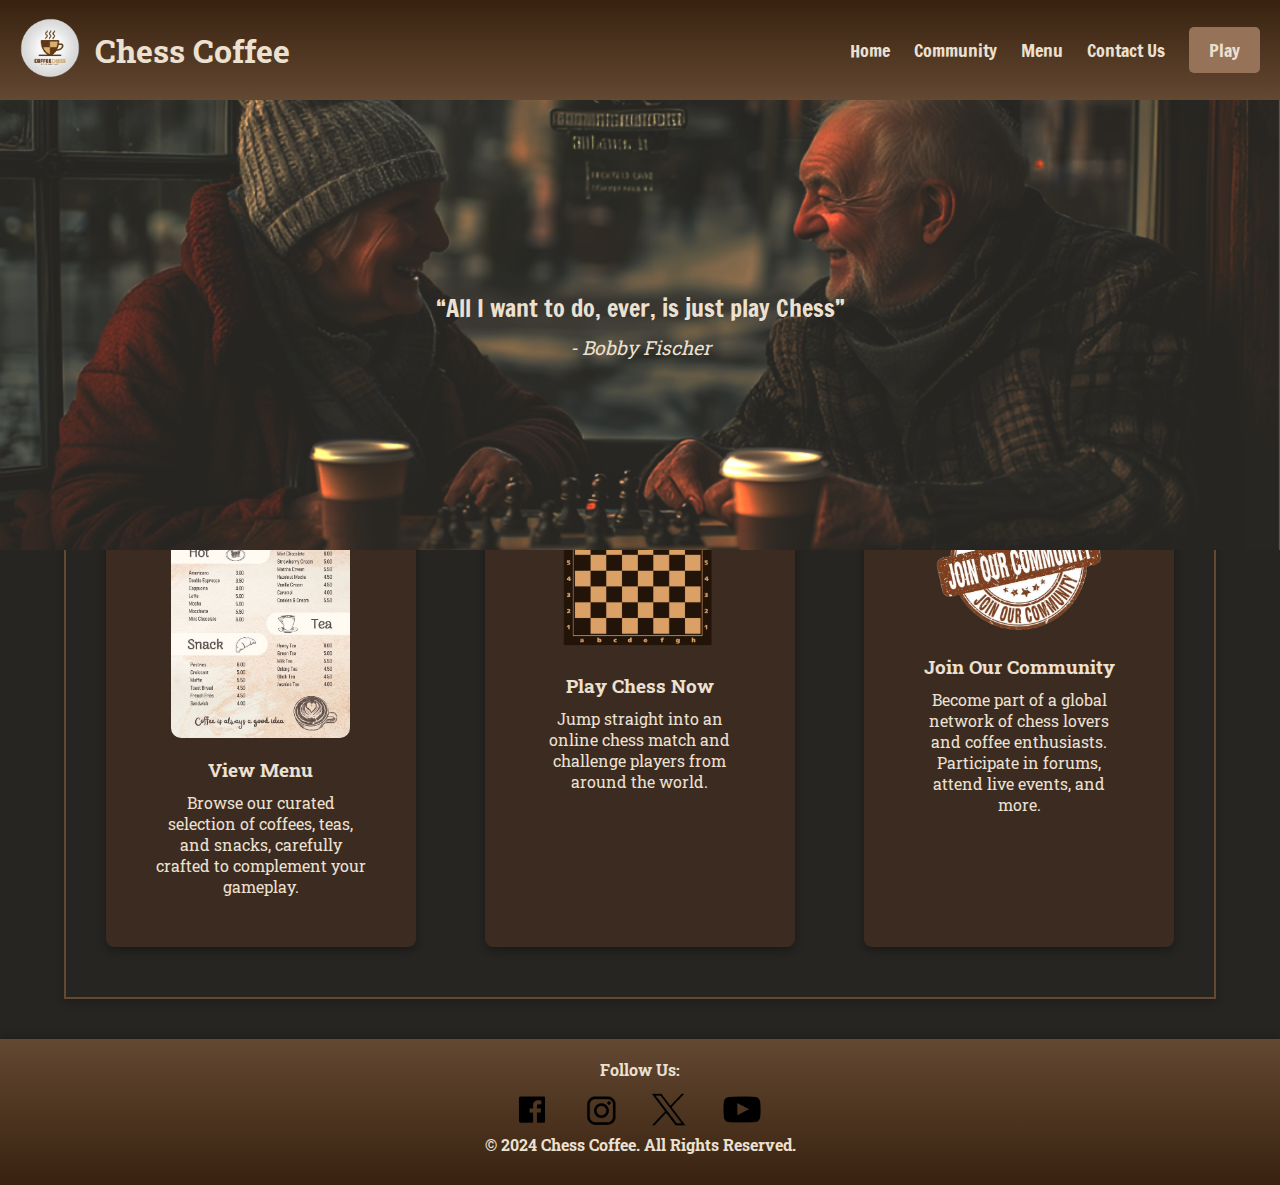
<file: index.htm>
<!DOCTYPE html>
<html lang="en">
<head>
    <meta charset="UTF-8">
    <meta name="viewport" content="width=device-width, initial-scale=1.0, maximum-scale=1.0, user-scalable=no">
    <meta name="description" content="Chess Coffee – Where Strategy Meets Flavor.">
    <title>Chess Coffee | Home</title>
    <link rel="stylesheet" href="css/style.css">
    <link rel="shortcut icon" href="images/chess-coffee-logo.jpg">
    <link href="https://fonts.googleapis.com/css2?family=Francois+One&family=Roboto+Slab:wght@100&display=swap" rel="stylesheet">
    <link rel="icon" type="image/png" sizes="192x192" href="images/chess-coffee-logo.png">
</head>
<body>

    <div id="container">

        <!-- Header Section -->
        <header>
            <div class="header-left">
                <a id="tago" href="index.htm"><img src="images/chess-coffee-logo.png" alt="Chess Coffee Logo"></a>
                <a href="index.htm"><h1 class="brand-name">Chess Coffee</h1></a>
            </div>
            <nav class="nav-menu">
                <a href="index.htm">Home</a>
                <a href="community.htm">Community</a>
                <a href="menu.htm">Menu</a>
                <a href="contact.htm">Contact Us</a>
                <a href="play.htm" class="play-btn">Play</a>
            </nav>
            <nav class="mobile-nav">
                <div id="menu-links">
                    <a href="index.htm">Home</a>
                    <a href="community.htm">Community</a>
                    <a href="menu.htm">Menu</a>
                    <a href="contact.htm">Contact Us</a>
                    <a href="play.htm" class="play-btn">Play</a>
                </div>
                <a class="menu-icon" id="burger" onclick="hamburger()">
                    <div>&#9776;</div>
                </a>
            </nav>
        </header>

        <!-- Hero Section -->
        <section id="hero">
            <img class="heroo" src="images/hero.PNG" alt="old people playing chess and enjoying coffee">
            <div class="quote">
                <p>“All I want to do, ever, is just play Chess”</p>
                <a href="images/bobby.jpg" target="_blank"><p class="author">- Bobby Fischer</p></a>
            </div>
        </section>

        <!-- Main Content -->
        <main class="mainn">
            <div  class="justify" class="intro-text">
                <p><strong>Welcome to Chess Coffee</strong> – Where Strategy Meets Flavor! Grab a Cup. Play a Game. Let’s Brew Some Moves. Chess Coffee is where the timeless game of chess meets the cozy
                    atmosphere of your favorite café. Whether you're a beginner or a grandmaster, we believe the best strategies are brewed over a fresh cup of coffee. Discover the perfect blend
                    of chess and coffee, where the aroma of freshly brewed beans meets the excitement of strategic thinking. </p>
                <p>At Chess Coffee, we merge two passions: the intricate game of chess and the art of coffee brewing. Whether you're a curious beginner or a seasoned grandmaster, we believe
                    that the best ideas and the finest moves are born in the relaxing environment of a café. Our platform is designed to bring the joy of chess and the pleasure of coffee to your
                    screen, or to your nearest Chess Coffee location.</p>
            </div>

            <div class="grid">
                <div class="grid-item">
                    <a href="menu.htm"><img src="images/menu.jpg" alt="View Menu"></a>
                    <a href="menu.htm"><h3>View Menu</h3></a>
                    <p>Browse our curated selection of coffees, teas, and snacks, carefully crafted to complement your gameplay.</p>
                </div>
                <div class="grid-item">
                    <a href="play.htm"><img src="images/chess-board.png" alt="Play Chess"></a>
                    <a href="play.htm"><h3>Play Chess Now</h3></a>
                    <p>Jump straight into an online chess match and challenge players from around the world.</p>
                </div>
                <div class="grid-item">
                    <a href="community.htm"><img src="images/community.png" alt="Join Our Community"></a>
                    <a href="community.htm"><h3>Join Our Community</h3></a>
                    <p>Become part of a global network of chess lovers and coffee enthusiasts. Participate in forums, attend live events, and more.</p>
                </div>
            </div>
        </main>

        <!-- Footer Section -->
        <footer>
            <div class="social">
                <p>Follow Us:</p>
                <a href="https://www.facebook.com/pipowe.laplana.5" target="_blank">
                    <img class="fblogo" src="images/fb-logo.png" alt="Facebook">
                </a>
                <a href="https://www.instagram.com/powe_lpln/" target="_blank">
                    <img class="iglogo" src="images/ig-logo.png" alt="Instagram">
                </a>
                <a href="https://x.com/BINI_ph" target="_blank">
                    <img class="xlogo" src="images/x-logo.png" alt="X">
                </a>
                <a href="https://www.youtube.com/@carokanndefense" target="_blank">
                    <img class="ytlogo" src="images/yt-logo.png" alt="YouTube">
                </a>
            </div>
            <p>&copy; 2024 Chess Coffee. All Rights Reserved.</p>
        </footer>

    </div>

    <script src="scripts/script.js"></script>
</body>
</html>
</file>
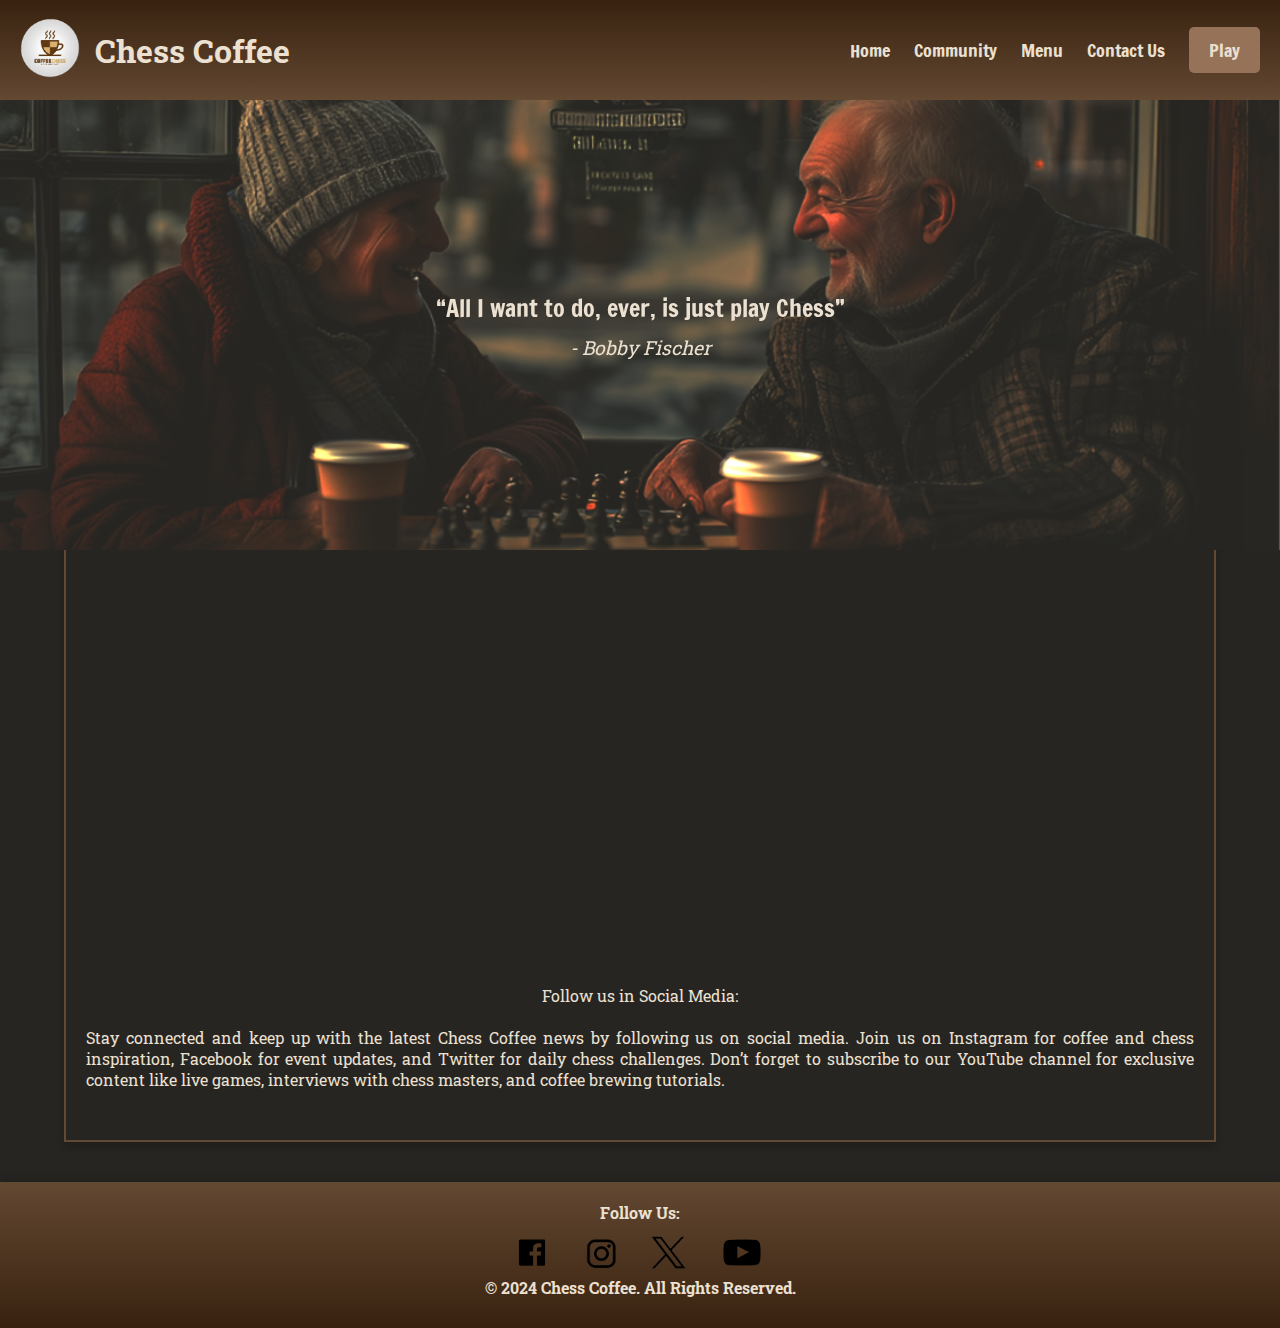
<file: contact.htm>
<!DOCTYPE html>
<html lang="en">
<head>
    <meta charset="UTF-8">
    <meta name="viewport" content="width=device-width, initial-scale=1.0, maximum-scale=1.0, user-scalable=no">
    <meta name="description" content="Chess Coffee – Where Strategy Meets Flavor.">
    <title>Chess Coffee | Contact Us</title>
    <link rel="stylesheet" href="css/style.css">
    <link rel="shortcut icon" href="images/chess-coffee-logo.jpg">
    <link href="https://fonts.googleapis.com/css2?family=Francois+One&family=Roboto+Slab:wght@100&display=swap" rel="stylesheet">
    <link rel="icon" type="image/png" sizes="192x192" href="images/chess-coffee-logo.png">
</head>
<body>

    <div id="container">

        <!-- Header Section -->
        <header>
            <div class="header-left">
                <a id="tago" href="index.htm"><img src="images/chess-coffee-logo.png" alt="Chess Coffee Logo"></a>
                <a href="index.htm"><h1 class="brand-name">Chess Coffee</h1></a>
            </div>
            <nav class="nav-menu">
                <a href="index.htm">Home</a>
                <a href="community.htm">Community</a>
                <a href="menu.htm">Menu</a>
                <a href="contact.htm">Contact Us</a>
                <a href="play.htm" class="play-btn">Play</a>
            </nav>
            <nav class="mobile-nav">
                <div id="menu-links">
                    <a href="index.htm">Home</a>
                    <a href="community.htm">Community</a>
                    <a href="menu.htm">Menu</a>
                    <a href="contact.htm">Contact Us</a>
                    <a href="play.htm" class="play-btn">Play</a>
                </div>
                <a class="menu-icon" id="burger" onclick="hamburger()">
                    <div>&#9776;</div>
                </a>
            </nav>
        </header>

        <!-- Hero Section -->
        <section id="hero">
            <img class="heroo" src="images/hero.PNG" alt="old people playing chess and enjoying coffee">
            <div class="quote">
                <p>“All I want to do, ever, is just play Chess”</p>
                <a href="images/bobby.jpg"><p class="author">- Bobby Fischer</p></a>
            </div>
        </section>

        <!-- Main Content -->
        <main  class="mainn">
            <div class="contact-text">
                <p>We’d love to hear from you! Whether you have questions, suggestions, or just want to talk chess or coffee, don’t hesitate to reach out. We're always here to help. </p>
                <p>&nbsp;</p>
                <p>Email: <strong><a href="mailto: pipowepogi@gmail.com">chesscoffee@gmail.com</a></strong></p>
                <p>Phone: <strong><a href="tel:+63987654321">09123456789</a></strong></p>
                <p>&nbsp;</p>   
                <p>Business Hours: </p>
                <p>Monday to Friday: 9:00 AM - 10:00 PM</p>
                <p>Saturday & Sunday: 8:00 AM - 11:00 PM </p>
                <p>&nbsp;</p>
                <p>Visit us at: Front of, 188, Mabalacat, Pampanga</p>
                <p class="mawala">&nbsp;</p>
            </div>
            <iframe src="https://www.google.com/maps/embed?pb=!1m18!1m12!1m3!1d2483.7409026448713!2d120.57218988816285!3d15.231046665165337!2m3!1f0!2f0!3f0!3m2!1i1024!2i768!4f13.1!3m3!1m2!1s0x3396edfbeb536493%3A0xd050e81f93ca3cc7!2sBaluyut%20Lapida%20Maker(Computerized%20Granite%20%26%20Marble)!5e1!3m2!1sen!2sph!4v1728228370920!5m2!1sen!2sph" width="600" height="450" style="border:0;" allowfullscreen="" loading="lazy" referrerpolicy="no-referrer-when-downgrade"></iframe>

            <div>
                <p>&nbsp;</p>
                <p>Follow us in Social Media: </p>
                <p>&nbsp;</p>
                <p class="justify">Stay connected and keep up with the latest Chess Coffee news by following us on social media. Join us on Instagram for coffee and chess inspiration, Facebook for event updates, and Twitter for daily chess challenges. Don’t forget to subscribe to our YouTube channel for exclusive content like live games, interviews with chess masters, and coffee brewing tutorials.</p>
            </div>
        </main>

        <!-- Footer Section -->
        <footer>
            <div class="social">
                <p>Follow Us:</p>
                <a href="https://www.facebook.com/pipowe.laplana.5" target="_blank">
                    <img class="fblogo" src="images/fb-logo.png" alt="Facebook">
                </a>
                <a href="https://www.instagram.com/powe_lpln/" target="_blank">
                    <img class="iglogo" src="images/ig-logo.png" alt="Instagram">
                </a>
                <a href="https://x.com/BINI_ph" target="_blank">
                    <img class="xlogo" src="images/x-logo.png" alt="X">
                </a>
                <a href="https://www.youtube.com/@carokanndefense" target="_blank">
                    <img class="ytlogo" src="images/yt-logo.png" alt="YouTube">
                </a>
            </div>
            <p>&copy; 2024 Chess Coffee. All Rights Reserved.</p>
        </footer>

    </div>

    <script src="scripts/script.js"></script>
</body>
</html>
</file>
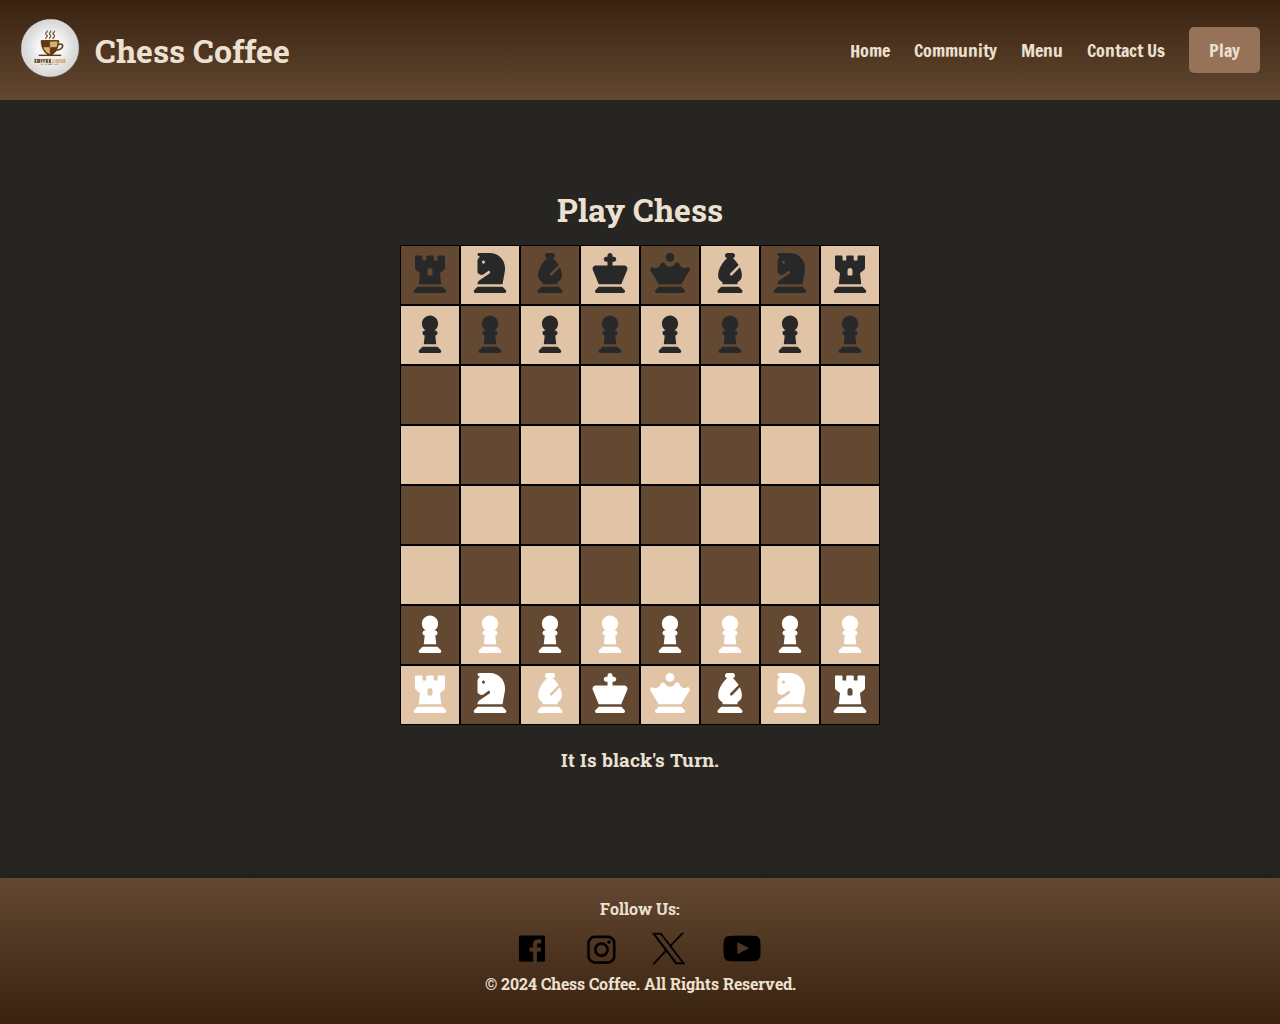
<file: play.htm>
<!DOCTYPE html>
<html lang="en">

<head>
    <meta charset="UTF-8">
    <meta name="viewport" content="width=device-width, initial-scale=1.0, maximum-scale=1.0, user-scalable=no">
    <meta name="description" content="Chess Coffee – Where Strategy Meets Flavor.">
    <title>Chess Coffee | Play</title>
    <link rel="stylesheet" href="css/style.css">
    <link rel="shortcut icon" href="images/chess-coffee-logo.jpg">
    <link href="https://fonts.googleapis.com/css2?family=Francois+One&family=Roboto+Slab:wght@100&display=swap" rel="stylesheet">
    <link rel="icon" type="image/png" sizes="192x192" href="images/chess-coffee-logo.png">
</head>

<header >
    <div  class="header-left">
        <a id="tago" href="index.htm"><img src="images/chess-coffee-logo.png" alt="Chess Coffee Logo"></a>
        <a  href="index.htm"><h1 class="brand-name">Chess Coffee</h1></a>
    </div>
    <nav class="nav-menu">
        <a href="index.htm">Home</a>
        <a href="community.htm">Community</a>
        <a href="menu.htm">Menu</a>
        <a href="contact.htm">Contact Us</a>
        <a href="play.htm" class="play-btn">Play</a>
    </nav>
    <nav class="mobile-nav">
        <div id="menu-links">
            <a href="index.htm">Home</a>
            <a href="community.htm">Community</a>
            <a href="menu.htm">Menu</a>
            <a href="contact.htm">Contact Us</a>
            <a href="play.htm" class="play-btn">Play</a>
        </div>
        <a class="menu-icon" id="burger" onclick="hamburger()">
            <div>&#9776;</div>
        </a>
    </nav>
</header>

<body class="chess">
    <a href="https://www.nescafe.com/ph/coffees/nescafe-creamy-white" target="_blank"><h1 class="taas">Play Chess</h1></a>
    <div id="gameboard" ></div>
    <div class="bars">
        <p class="p" class="turnbar">It Is <span id="player"></span>'s Turn.</p>
        <p class="p" class="infobar" id="info-display"></p>
        <p class="p" class="errbar" id="err"></p>
    </div>

    <script src="scripts/script.js"></script>
    <script src="scripts/pieces.js"></script>
    <script src="scripts/app.js"></script>

    <div class="not-avail">
        <p>
            <strong>This feature is not available on mobile</strong>
        </p>
        <p>&nbsp;</p>
        <p>
            <a href="https://www.chess.com/home"><strong>Click here to play on other website.</strong></a>
        </p>
    </div>

</body>

<footer>
    <div class="social">
        <p>Follow Us:</p>
        <a href="https://www.facebook.com/pipowe.laplana.5" target="_blank">
            <img class="fblogo" src="images/fb-logo.png" alt="Facebook">
        </a>
        <a href="https://www.instagram.com/powe_lpln/" target="_blank">
            <img class="iglogo" src="images/ig-logo.png" alt="Instagram">
        </a>
        <a href="https://x.com/BINI_ph" target="_blank">
            <img class="xlogo" src="images/x-logo.png" alt="X">
        </a>
        <a href="https://www.youtube.com/@carokanndefense" target="_blank">
            <img class="ytlogo" src="images/yt-logo.png" alt="YouTube">
        </a>
    </div>
    <p>&copy; 2024 Chess Coffee. All Rights Reserved.</p>
</footer>

</html>
</file>
<file: css/style.css>
/* CSS Reset*/
*{
    margin: 0;
    padding: 0;
    border: 0;
}

/*desktop*/
@media screen and (min-width: 1299px), print{
    .mobile-nav{
        display: none;
    }

    .not-avail{
        display: none;
    }

    /* Global styles */
    body {
        font-family: 'Roboto Slab', serif;
        margin: 0;
        padding: 0;
        background-color: #262522;
        color: #ECE0D1;
    }

    .vid{
        margin-top: 55px;
    }

    .intro-text{
        text-align: left;
    }

    #container {
        width: 100%;
        margin: 0 auto;
    }

    a {
        text-decoration: none;
        color: #ECE0D1;
    }

    /* Header Section */
    header {
        display: flex;
        justify-content: space-between;
        align-items: center;
        background-image: linear-gradient(180deg, #38220F, #634832);
        padding: 10px 20px;
        height: 110px;
    }

    .header-left {
        display: flex;
        align-items: center;
    }

    header img {
        height: 60px;
        width: auto;
        margin-right: 15px;
    }

    .nav-menu a {
        margin-left: 20px;
        color: #ECE0D1;
        font-family: 'Francois One', sans-serif;
        font-size: 18px;
    }

    .nav-menu a:hover {
        color: #e1c4a5	; 
    }

    .play-btn {
        background-color: #967259;
        padding: 10px 20px;
        border-radius: 5px;
    }

    .play-btn:hover {
        background-color: #634832;
    }

    /* Hero Section */
    #hero {
        position: relative;
        width: 100%;
        height: 100vh;
        overflow: hidden;
        text-align: center;
    }

    #hero img {
        width: 100%;
        height: 100%;
        object-fit: cover;
    }

    #beans img{
        width: 100%;
        object-fit: fill;
        max-height: 130px;
        position: relative;
        overflow: hidden;
    }

    iframe{
        border: solid 10px #ECE0D1;
        border-radius: 5%;
    }

    /* Adding the quote text in the center of the hero image */
    #hero .quote {
        position: absolute;
        top: 50%;
        left: 50%;
        transform: translate(-50%, -50%);
        color: #ECE0D1;
        font-size: 1rem;
        font-family: 'Francois One', sans-serif;
        text-align: center;
        padding: 20px;
        border-radius: 10px;
    }

    #hero .quote p {
        margin: 0;
        font-size: 1.5rem;
    }

    #hero .quote .author {
        margin-top: 10px;
        font-size: 1.2rem;
        font-style: italic;
        font-family: 'Roboto Slab', serif;
    }

    /* Main Content */
    main {
        padding: 50px 20px;
        text-align: center;
        background-color: #262522;
        border: 2px solid #634832;
        box-shadow: 0 4px 8px rgba(0, 0, 0, 0.2);
        margin: 0 auto;
        max-width: 1700px;
        margin-bottom: 0.5%;
        margin-top: 1.5%;
    }

    .intro-text {
        margin-bottom: 30px;
        font-size: 1.2rem;
    }

    .menu{
        display: inline-block;
        text-align: left;
        margin: 20px 0;
        padding: 20px;
        background-color: #3B2B21;
        border-radius: 8px;
        box-shadow: 0 4px 8px rgba(0, 0, 0, 0.3);
    }

    .menu ul {
        list-style-type: none;
        padding: 0;
    }

    .menu li {
        margin: 10px 0;
        font-size: 1.1rem;
        font-weight: bold;
    }

    .wala{
        font-size: 1.5rem;
        text-align: center;
        font-weight: bolder;
    }

    /* Adjusting grid item sizes */
    .grid {
        display: flex;
        justify-content: space-around;
        gap: 30px;
        margin-top: 30px;
        flex-wrap: wrap;
    }

    .grid-item {
        background-color: #3B2B21;
        width: 28%;
        padding: 20px;
        box-shadow: 0 4px 8px rgba(0, 0, 0, 0.3);
        border-radius: 8px;
        text-align: center;
        min-width: 235px;
    }
    /* Adjusting image size */

    .grid-item img {
        width: 85%;
        height: auto;
        margin-bottom: 15px;
        max-height: 400px;
        border-radius: 10px;
    }

    .grid-item h3 {
        margin-bottom: 10px;
        color: #ECE0D1;
    }

    .grid-item p {
        color: #ECE0D1;
    }

    /* Coffee Image Positioning */

    .coffee-container {
        display: flex;
        justify-content: center;
        align-items: center;
        padding: 20px;
        gap: 20px;
    }

    .coffee-left, .coffee-right {
        flex-basis: 40%;
    }

    .coffee-left{
        padding-right: 2%;
    }

    .coffee-left img{
        border: #634832 solid 4px;
    }

    .coffee-right img{
        border: #634832 solid 4px;
    }

    .coffee-right{
        padding-right: 2%;
    }

    .coffee-left img, .coffee-right img {
        width: 100%;
        height: auto;
        border-radius: 8px;
        margin-bottom: -3.5%;
    }

    /* Responsive adjustments */
    @media (max-width: 768px) {
        .grid {
            flex-direction: column;
            align-items: center;
        }

        .grid-item {
            width: 100%;
        }
    }

    /* Footer Section */
    footer {
        background-image: linear-gradient(180deg, #634832, #38220F);
        color: #ECE0D1;
        text-align: center;
        padding: 2rem;
        box-shadow: 0 -2px 10px rgba(0, 0, 0, 0.2);
        width: 100%;
        margin-top: auto;
        font-weight: bold;
        
    }

    footer p {
        margin-bottom: 10px;
    }

    footer a {
        color: #ECE0D1;
        margin: 0 15px;
    }

    footer .social img {
        height: 40px;
        width: auto;
        margin: 0 -5px;
    }

    /* Chessboard Styles */
    * {
        box-sizing: border-box;
    }

    .chess body {
        width: 100%;
        height: 100vh;
        display: flex;
        justify-content: center;
        align-items: center;
        gap: 20px;
        flex-direction: column;
    }

    .taas{
        text-align: center;
        padding-top: 3.5rem;
        padding-bottom: 20px;
    }

    .bars{
        padding-top: 2%;
        padding-bottom: 2rem;
        font-size: larger;
        font-weight: bold;
        text-align: center;
    }

    #gameboard {
        width: 480px;
        height: 480px;
        display: flex;
        flex-wrap: wrap;
        margin: 0 auto;
    }

    .square {
        width: 60px;
        height: 60px;
        border: 1px solid black;
        display: flex;
        justify-content: center;
        align-items: center;
        position: relative;
    }

    .beige {
        background-color: #634832;
    }

    .brown {
        background-color: #e1c4a5;
    }

    .square svg {
        width: 40px;
        height: 40px;
        position: relative;
        z-index: -9;
    }

    path {
        position: relative;
        z-index: -10;
    }

    .piece {
        position: relative;
        z-index: 10;
    }

    .black {
        fill: rgb(40, 40, 40);
    }

    .white {
        fill: rgb(255, 255, 255);
    }

    /* Overall Styling for the Section */
    .community-section {
        padding: 60px 40px;
        background-color: #2D2B2A;
        color: #ECE0D1;
        font-family: 'Roboto Slab', serif;
    }

    /* Title Styling */
    .community-title {
        font-family: 'Francois One', sans-serif;
        font-size: 3rem;
        text-align: center;
        margin-bottom: 50px;
        color: #E3CBAF;
    }

    /* Container for the Grid Layout */
    .three-column-grid {
        display: grid;
        grid-template-columns: repeat(3, 1fr);
        gap: 40px;
        padding: 0 20px;
    }

    /* Individual Column Styling */
    .community-item {
        background: #423F3E;
        border-radius: 20px;
        overflow: hidden;
        transition: transform 0.3s ease, box-shadow 0.3s ease;
        box-shadow: 0 8px 16px rgba(0, 0, 0, 0.1);
    }

    .community-item:hover {
        box-shadow: 0 16px 24px rgba(0, 0, 0, 0.2);
    }

    /* Text Card Styling */
    .text-card {
        padding: 30px;
        text-align: left;
        background: linear-gradient(to bottom, #6F5643, #56433B);
        color: #ECE0D1;
        font-size: 1rem;
        border-bottom: 4px solid #E3CBAF;
    }

    .text-card h3 {
        font-size: 1.75rem;
        font-family: 'Francois One', sans-serif;
        margin-bottom: 15px;
        color: #E3CBAF;
    }

    /* Image Card Styling */
    .image-card {
        overflow: hidden;
        display: flex;
        align-items: center;
        justify-content: center;
        background: #56433B;
    }

    .image-card img {
        width: 100%;
        height: auto;
        transition: transform 0.3s ease, opacity 0.3s ease;
    }

    /* Responsive Design: Adjust grid for smaller screens */
    @media (max-width: 1024px) {
        .three-column-grid {
            grid-template-columns: 1fr;
            gap: 40px;
        }
    }

    /* Footer */
    footer {
        padding: 20px;
        background-color: #56433B;
        text-align: center;
        color: #ECE0D1;
        font-size: 1rem;
        margin-top: 40px;
    }

    /* Video Section */
    .video-container {
        display: flex;
        justify-content: center;
        align-items: center;
        margin: 40px 0;
    }

    .video-container video {
        width: 100%;
        max-width: 800px;
        border-radius: 10px;
        box-shadow: 0 4px 8px rgba(0, 0, 0, 0.3);
    }

    .video-header {
        text-align: center;
        margin: 40px 0;
    }

    .video-header h2 {
        font-family: 'Francois One', sans-serif;
        font-size: 2.5rem;
        color: #E3CBAF;
    }

    .video-header p {
        font-size: 1.2rem;
        color: #ECE0D1;
        margin-top: 10px;
    }

    .libutad{
        text-align: center;
    }

    .justify{
        text-align: justify;
    }

}

/*tablet*/
@media screen and (max-width: 1298px) and (min-width: 768px), print{

    .mobile-nav{
        display: none;
    }

    .not-avail{
        display: none;
    }

    /* Global styles */
    body {
        font-family: 'Roboto Slab', serif;
        margin: 0;
        padding: 0;
        background-color: #262522;
        color: #ECE0D1;
    }

    .intro-text{
        text-align: left;
    }

    #container {
        width: 100%;
        margin: 0 auto;
    }

    a {
        text-decoration: none;
        color: #ECE0D1;
    }

    /* Header Section */
    header {
        display: flex;
        justify-content: space-between;
        align-items: center;
        background-image: linear-gradient(180deg, #38220F, #634832);
        padding: 10px 20px;
        height: 100px;
    }

    .header-left {
        display: flex;
        align-items: center;
    }

    header img {
        height: 60px;
        width: auto;
        margin-right: 15px;
    }

    .nav-menu a {
        margin-left: 20px;
        color: #ECE0D1;
        font-family: 'Francois One', sans-serif;
        font-size: 18px;
    }

    .nav-menu a:hover {
        color: #e1c4a5	; 
    }

    .play-btn {
        background-color: #967259;
        padding: 10px 20px;
        border-radius: 5px;
    }

    .play-btn:hover {
        background-color: #634832;
    }

    /* Hero Section */
    #hero {
        position: relative;
        width: 100%;
        height: 100vh;
        overflow: hidden;
        text-align: center;
    }

    #hero img {
        width: 100%;
        height: 50%;
        object-fit: cover;
    }

    #beans img{
        width: 100%;
        object-fit: fill;
        max-height: 130px;
        position: relative;
        overflow: hidden;
    }

    iframe{
        border: solid 10px #ECE0D1;
        border-radius: 5%;
    }

    /* Adding the quote text in the center of the hero image */
    #hero .quote {
        position: absolute;
        top: 25%;
        left: 50%;
        transform: translate(-50%, -50%);
        color: #ECE0D1;
        font-size: 1rem;
        font-family: 'Francois One', sans-serif;
        text-align: center;
        padding: 20px;
        border-radius: 10px;
    }

    #hero .quote p {
        margin: 0;
        font-size: 1.5rem;
    }

    #hero .quote .author {
        margin-top: 10px;
        font-size: 1.2rem;
        font-style: italic;
        font-family: 'Roboto Slab', serif;
    }

    /* Main Content */
    main {
        padding: 50px 20px;
        text-align: center;
        background-color: #262522;
        border: 2px solid #634832;
        box-shadow: 0 4px 8px rgba(0, 0, 0, 0.2);
        margin: 0 auto;
        max-width: 1700px;
        margin-bottom: 0.5%;
        margin-top: 5%;
        margin-left: 5%;
        margin-right: 5%;
    }

    .mainn {
        padding: 50px 20px;
        text-align: center;
        background-color: #262522;
        border: 2px solid #634832;
        box-shadow: 0 4px 8px rgba(0, 0, 0, 0.2);
        margin: 0 auto;
        max-width: 1700px;
        margin-bottom: 0.5%;
        margin-top: -62%;
        margin-left: 5%;
        margin-right: 5%;
    }

    .intro-text {
        margin-bottom: 30px;
        font-size: 1.2rem;
    }

    .menu{
        display: inline-block;
        text-align: left;
        margin: 20px 0;
        padding: 20px;
        background-color: #3B2B21;
        border-radius: 8px;
        box-shadow: 0 4px 8px rgba(0, 0, 0, 0.3);
    }

    .menu ul {
        list-style-type: none;
        padding: 0;
    }

    .menu li {
        margin: 10px 0;
        font-size: 1.1rem;
        font-weight: bold;
    }

    .wala{
        font-size: 1.5rem;
        text-align: center;
        font-weight: bolder;
    }

    /* Adjusting grid item sizes */
    .grid {
        display: flex;
        justify-content: space-around;
        gap: 30px;
        margin-top: 30px;
        flex-wrap: wrap;
    }

    .grid-item {
        background-color: #3B2B21;
        width: 28%;
        padding: 50px 50px 50px 50px;
        box-shadow: 0 4px 8px rgba(0, 0, 0, 0.3);
        border-radius: 8px;
        text-align: center;
        min-width: 235px;
    }
    /* Adjusting image size */

    .grid-item img {
        width: 85%;
        height: auto;
        margin-bottom: 15px;
        max-height: 400px;
        border-radius: 10px;
    }

    .grid-item h3 {
        margin-bottom: 10px;
        color: #ECE0D1;
    }

    .grid-item p {
        color: #ECE0D1;
    }

    /* Coffee Image Positioning */

    .coffee-container {
        display: flex;
        justify-content: center;
        align-items: center;
        padding: 20px;
        gap: 20px;
    }

    .coffee-left, .coffee-right {
        flex-basis: 40%;
    }

    .coffee-left{
        padding-right: 2%;
    }

    .coffee-right{
        padding-right: 2%;
    }

    .coffee-left img, .coffee-right img {
        width: 100%;
        height: auto;
        border-radius: 8px;
    }

    /* Responsive adjustments */
    @media (max-width: 768px) {
        .grid {
            flex-direction: column;
            align-items: center;
        }

        .grid-item {
            width: 100%;
        }
    }

    /* Footer Section */
    footer {
        background-image: linear-gradient(180deg, #634832, #38220F);
        color: #ECE0D1;
        text-align: center;
        padding: 2rem;
        box-shadow: 0 -2px 10px rgba(0, 0, 0, 0.2);
        width: 100%;
        margin-top: auto;
        font-weight: bold;
        
    }

    footer p {
        margin-bottom: 10px;
    }

    .vid{
        margin-top: 55px;
    }

    footer a {
        color: #ECE0D1;
        margin: 0 15px;
    }

    footer .social img {
        height: 40px;
        width: auto;
        margin: 0 -5px;
    }

    /* Chessboard Styles */
    * {
        box-sizing: border-box;
    }

    .chess body {
        width: 100%;
        height: 100vh;
        display: flex;
        justify-content: center;
        align-items: center;
        gap: 20px;
        flex-direction: column;
    }

    .taas{
        text-align: center;
        padding-top: 5.5rem;
        padding-bottom: 0.9rem;
    }

    .bars{
        padding-top: 22px;
        padding-bottom: 4.1rem;
        font-size: larger;
        font-weight: bold;
        text-align: center;
    }

    #gameboard {
        width: 480px;
        height: 480px;
        display: flex;
        flex-wrap: wrap;
        margin: 0 auto;
    }

    .square {
        width: 60px;
        height: 60px;
        border: 1px solid black;
        display: flex;
        justify-content: center;
        align-items: center;
        position: relative;
    }

    .beige {
        background-color: #634832;
    }

    .brown {
        background-color: #e1c4a5;
    }

    .square svg {
        width: 40px;
        height: 40px;
        position: relative;
        z-index: -9;
    }

    path {
        position: relative;
        z-index: -10;
    }

    .piece {
        position: relative;
        z-index: 10;
    }

    .black {
        fill: rgb(40, 40, 40);
    }

    .white {
        fill: rgb(255, 255, 255);
    }

    /* Overall Styling for the Section */
    .community-section {
        padding: 60px 40px;
        background-color: #2D2B2A;
        color: #ECE0D1;
        font-family: 'Roboto Slab', serif;
    }

    /* Title Styling */
    .community-title {
        font-family: 'Francois One', sans-serif;
        font-size: 3rem;
        text-align: center;
        margin-bottom: 50px;
        color: #E3CBAF;
    }

    /* Container for the Grid Layout */
    .three-column-grid {
        display: grid;
        grid-template-columns: repeat(3, 1fr);
        gap: 40px;
        padding: 0 20px;
    }

    /* Individual Column Styling */
    .community-item {
        background: #423F3E;
        border-radius: 20px;
        overflow: hidden;
        transition: transform 0.3s ease, box-shadow 0.3s ease;
        box-shadow: 0 8px 16px rgba(0, 0, 0, 0.1);
    }

    .community-item:hover {
        box-shadow: 0 16px 24px rgba(0, 0, 0, 0.2);
    }

    /* Text Card Styling */
    .text-card {
        padding: 30px;
        text-align: left;
        background: linear-gradient(to bottom, #6F5643, #56433B);
        color: #ECE0D1;
        font-size: 1rem;
        border-bottom: 4px solid #E3CBAF;
    }

    .text-card h3 {
        font-size: 1.75rem;
        font-family: 'Francois One', sans-serif;
        margin-bottom: 15px;
        color: #E3CBAF;
    }

    /* Image Card Styling */
    .image-card {
        overflow: hidden;
        display: flex;
        align-items: center;
        justify-content: center;
        background: #56433B;
    }

    .image-card img {
        width: 100%;
        height: auto;
        transition: transform 0.3s ease, opacity 0.3s ease;
    }

    /* Responsive Design: Adjust grid for smaller screens */
    @media (max-width: 1024px) {
        .three-column-grid {
            grid-template-columns: 1fr;
            gap: 40px;
        }
    }

    /* Footer */
    footer {
        padding: 20px;
        background-color: #56433B;
        text-align: center;
        color: #ECE0D1;
        font-size: 1rem;
        margin-top: 40px;
    }

    /* Video Section */
    .video-container {
        display: flex;
        justify-content: center;
        align-items: center;
        margin: 40px 0;
    }

    .video-container video {
        width: 100%;
        max-width: 800px;
        border-radius: 10px;
        box-shadow: 0 4px 8px rgba(0, 0, 0, 0.3);
    }

    .video-header {
        text-align: center;
        margin: 40px 0;
    }

    .video-header h2 {
        font-family: 'Francois One', sans-serif;
        font-size: 2.5rem;
        color: #E3CBAF;
    }

    .video-header p {
        font-size: 1.2rem;
        color: #ECE0D1;
        margin-top: 10px;
    }

    .libutad{
        text-align: center;
    }

    .justify{
        text-align: justify;
    }
}

/*mobile*/

@media screen and (min-width: 375px) and (max-width: 767px), print{

    .nav-menu{
        display: none;
    }

    .brand-name{
        display: none;
    }

    .quote, .heroo{
        display: none;
    }

    .bean{
        display: none;
    }

    .coffee-left, .coffee-right{
        display: none;
    }

    iframe{
        display: none;
    }

    .mawala{
        display: none;
    }

     /* Global styles */
     body {
        font-family: 'Roboto Slab', serif;
        margin: 0;
        padding: 0;
        background-color: #262522;
        color: #ECE0D1;
    }

    .intro-text{
        text-align: left;
    }

    #container {
        width: 100%;
        margin: 0 auto;
    }

    a {
        text-decoration: none;
        color: #ECE0D1;
    }

    /* Header Section */
    header {
        display: flex;
        justify-content: space-between;
        align-items: center;
        background-image: linear-gradient(180deg, #38220F, #634832);
        padding: 10px 20px;
        height: 230px;
    }

    .header-left {
        display: flex;
        align-items: center;
    }

    header img {
        height: 150px;
        margin-right: 15px;
        padding-left: 104.8px;
    }

    .nav-menu a {
        margin-left: 20px;
        color: #ECE0D1;
        font-family: 'Francois One', sans-serif;
        font-size: 18px;
    }

    .nav-menu a:hover {
        color: #e1c4a5	; 
    }

    /*bargar*/

    .mobile-nav a{
        color: #fff;
        font-family: "Francois One", sans-serif;
        text-align: center;
        font-size: 2em;
        text-decoration: none;
        padding: 3%;
        display: block;
    }
    
    .mobile-nav a.menu-icon {
        display: block;
        position: absolute;
        right: 0;
        top: 0;
    }

    /* Hero Section */
    #hero {
        position: relative;
        width: 100%;
        height: 100vh;
        overflow: hidden;
        text-align: center;
    }

    #hero img {
        width: 100%;
        height: 50%;
        object-fit: cover;
    }

    #beans img{
        width: 100%;
        object-fit: fill;
        max-height: 130px;
        position: relative;
        overflow: hidden;
    }

    iframe{
        border: solid 10px #ECE0D1;
        border-radius: 5%;
    }

    /* Main Content */
    main {
        padding: 50px 20px;
        text-align: center;
        background-color: #262522;
        border: 2px solid #634832;
        box-shadow: 0 4px 8px rgba(0, 0, 0, 0.2);
        margin: 0 auto;
        max-width: 1700px;
        margin-bottom: -5%;
        margin-top: 5%;
        margin-left: 5%;
        margin-right: 5%;
    }

    .mainn {
        padding: 50px 20px;
        text-align: center;
        background-color: #262522;
        border: 2px solid #634832;
        box-shadow: 0 4px 8px rgba(0, 0, 0, 0.2);
        margin: 0 auto;
        max-width: 1700px;
        margin-bottom: 0.5%;
        margin-top: -165%;
        margin-left: 5%;
        margin-right: 5%;
    }

    .intro-text {
        margin-bottom: 30px;
        font-size: 1.2rem;
    }

    .menu{
        display: inline-block;
        text-align: left;
        margin: 20px 0;
        padding: 20px;
        background-color: #3B2B21;
        border-radius: 8px;
        box-shadow: 0 4px 8px rgba(0, 0, 0, 0.3);
    }

    .menu ul {
        list-style-type: none;
        padding: 0;
    }

    .menu li {
        margin: 10px 0;
        font-size: 1.1rem;
        font-weight: bold;
    }

    .wala{
        font-size: 1.5rem;
        text-align: center;
        font-weight: bolder;
    }

    /* Adjusting grid item sizes */
    .grid {
        display: flex;
        justify-content: space-around;
        gap: 30px;
        margin-top: 30px;
        flex-wrap: wrap;
    }

    .grid-item {
        background-color: #3B2B21;
        width: 28%;
        padding: 50px 50px 50px 50px;
        box-shadow: 0 4px 8px rgba(0, 0, 0, 0.3);
        border-radius: 8px;
        text-align: center;
        min-width: 235px;
    }
    /* Adjusting image size */

    .grid-item img {
        width: 85%;
        height: auto;
        margin-bottom: 15px;
        max-height: 400px;
        border-radius: 10px;
    }

    .grid-item h3 {
        margin-bottom: 10px;
        color: #ECE0D1;
    }

    .grid-item p {
        color: #ECE0D1;
    }

    /* Coffee Image Positioning */

    .coffee-container {
        display: flex;
        justify-content: center;
        align-items: center;
        padding: 20px;
        gap: 20px;
    }

    .coffee-left, .coffee-right {
        flex-basis: 40%;
    }

    .coffee-left{
        padding-right: 2%;
    }

    .coffee-right{
        padding-right: 2%;
    }

    .coffee-left img, .coffee-right img {
        width: 100%;
        height: auto;
        border-radius: 8px;
    }

    /* Responsive adjustments */
    @media (min-width: 375px) and (max-width: 767px) {
        .grid {
            flex-direction: column;
            align-items: center;
        }

        .grid-item {
            width: 100%;
        }
    }

    /* Footer Section */
    footer {
        background-image: linear-gradient(180deg, #634832, #38220F);
        color: #ECE0D1;
        text-align: center;
        padding: 2rem;
        box-shadow: 0 -2px 10px rgba(0, 0, 0, 0.2);
        width: 100%;
        margin-top: auto;
        font-weight: bold;
        
    }

    footer p {
        font-size: 15px;
        margin-bottom: 10px;
    }

    footer a {
        color: #ECE0D1;
        margin: 0 15px;
    }

    footer .social img {
        height: 30px;
        width: auto;
        margin: 0 -5px;
    }

    /* Chessboard Styles */
    * {
        box-sizing: border-box;
    }

    .chess body {
        width: 100%;
        height: 100vh;
        display: flex;
        justify-content: center;
        align-items: center;
        gap: 20px;
        flex-direction: column;
    }

    .taas{
        display: none;
    }

    .bars{
        display: none;
    }

    #gameboard {
        display: none;
    }

    .square {
        width: 60px;
        height: 60px;
        border: 1px solid black;
        display: flex;
        justify-content: center;
        align-items: center;
        position: relative;
    }

    .beige {
        background-color: #634832;
    }

    .brown {
        background-color: #e1c4a5;
    }

    .square svg {
        width: 30px;
        height: 40px;
        position: relative;
        z-index: -9;
    }

    path {
        position: relative;
        z-index: -10;
    }

    .piece {
        position: relative;
        z-index: 10;
    }

    .black {
        fill: rgb(40, 40, 40);
    }

    .white {
        fill: rgb(255, 255, 255);
    }

    /* Overall Styling for the Section */
    .community-section {
        padding: 60px 40px;
        background-color: #2D2B2A;
        color: #ECE0D1;
        font-family: 'Roboto Slab', serif;
    }

    /* Title Styling */
    .community-title {
        font-family: 'Francois One', sans-serif;
        font-size: 3rem;
        text-align: center;
        margin-bottom: 50px;
        color: #E3CBAF;
    }

    /* Container for the Grid Layout */
    .three-column-grid {
        display: grid;
        grid-template-columns: repeat(3, 1fr);
        gap: 40px;
        padding: 0 20px;
    }

    /* Individual Column Styling */
    .community-item {
        background: #423F3E;
        border-radius: 20px;
        overflow: hidden;
        transition: transform 0.3s ease, box-shadow 0.3s ease;
        box-shadow: 0 8px 16px rgba(0, 0, 0, 0.1);
    }

    /* Text Card Styling */
    .text-card {
        padding: 30px;
        text-align: left;
        background: linear-gradient(to bottom, #6F5643, #56433B);
        color: #ECE0D1;
        font-size: 1rem;
        border-bottom: 4px solid #E3CBAF;
    }

    .text-card h3 {
        font-size: 1.75rem;
        font-family: 'Francois One', sans-serif;
        margin-bottom: 15px;
        color: #E3CBAF;
    }

    /* Image Card Styling */
    .image-card {
        overflow: hidden;
        display: flex;
        align-items: center;
        justify-content: center;
        background: #56433B;
    }

    .image-card img {
        width: 100%;
        height: auto;
        transition: transform 0.3s ease, opacity 0.3s ease;
    }

    /* Responsive Design: Adjust grid for smaller screens */
    @media (max-width: 767px) {
        .three-column-grid {
            grid-template-columns: 1fr;
            gap: 40px;
            width: 300px;
            margin-left: -35px;
        }
    }

    /* Footer */
    footer {
        padding: 20px;
        background-color: #56433B;
        text-align: center;
        color: #ECE0D1;
        font-size: 1rem;
        margin-top: 40px;
    }

    /* Video Section */
    .video-container {
        display: flex;
        justify-content: center;
        align-items: center;
        margin: 40px 0;
    }

    .video-container video {
        width: 100%;
        max-width: 800px;
        border-radius: 10px;
        box-shadow: 0 4px 8px rgba(0, 0, 0, 0.3);
    }

    .video-header {
        text-align: center;
        margin: 40px 0;
    }

    .video-header h2 {
        font-family: 'Francois One', sans-serif;
        font-size: 2.5rem;
        color: #E3CBAF;
    }

    .video-header p {
        font-size: 1.2rem;
        color: #ECE0D1;
        margin-top: 10px;
    }

    .libutad{
        text-align: center;
    }

    .justify{
        text-align: justify;
    }
    
    /* STYLES FOR MOBILE NAV */
    .mobile-nav a{
        color: var(--text-gold);
        font-family: var(--saira-text), sans-serif;
        text-align: center;
        font-size: 1.5em;
        text-decoration: none;
        display: block;
        font-weight: bold;
    }

    .mobile-nav {
        display: flex;
        justify-content: space-between;
        padding-right: 30%;
        height: -5px;
    }

    .menu-icon {
        margin-left: auto;
    }

    .mobile-nav a.menu-icon{
        display: block;
        position: absolute;
        right: 0;
        top: 0;
    }

    .desktop-navbar, #menu-links{
        display: none;
    }

    .not-avail{
        text-align: center;
        margin-top: 100px;
        margin-bottom: 359px;
    }

}
</file>
